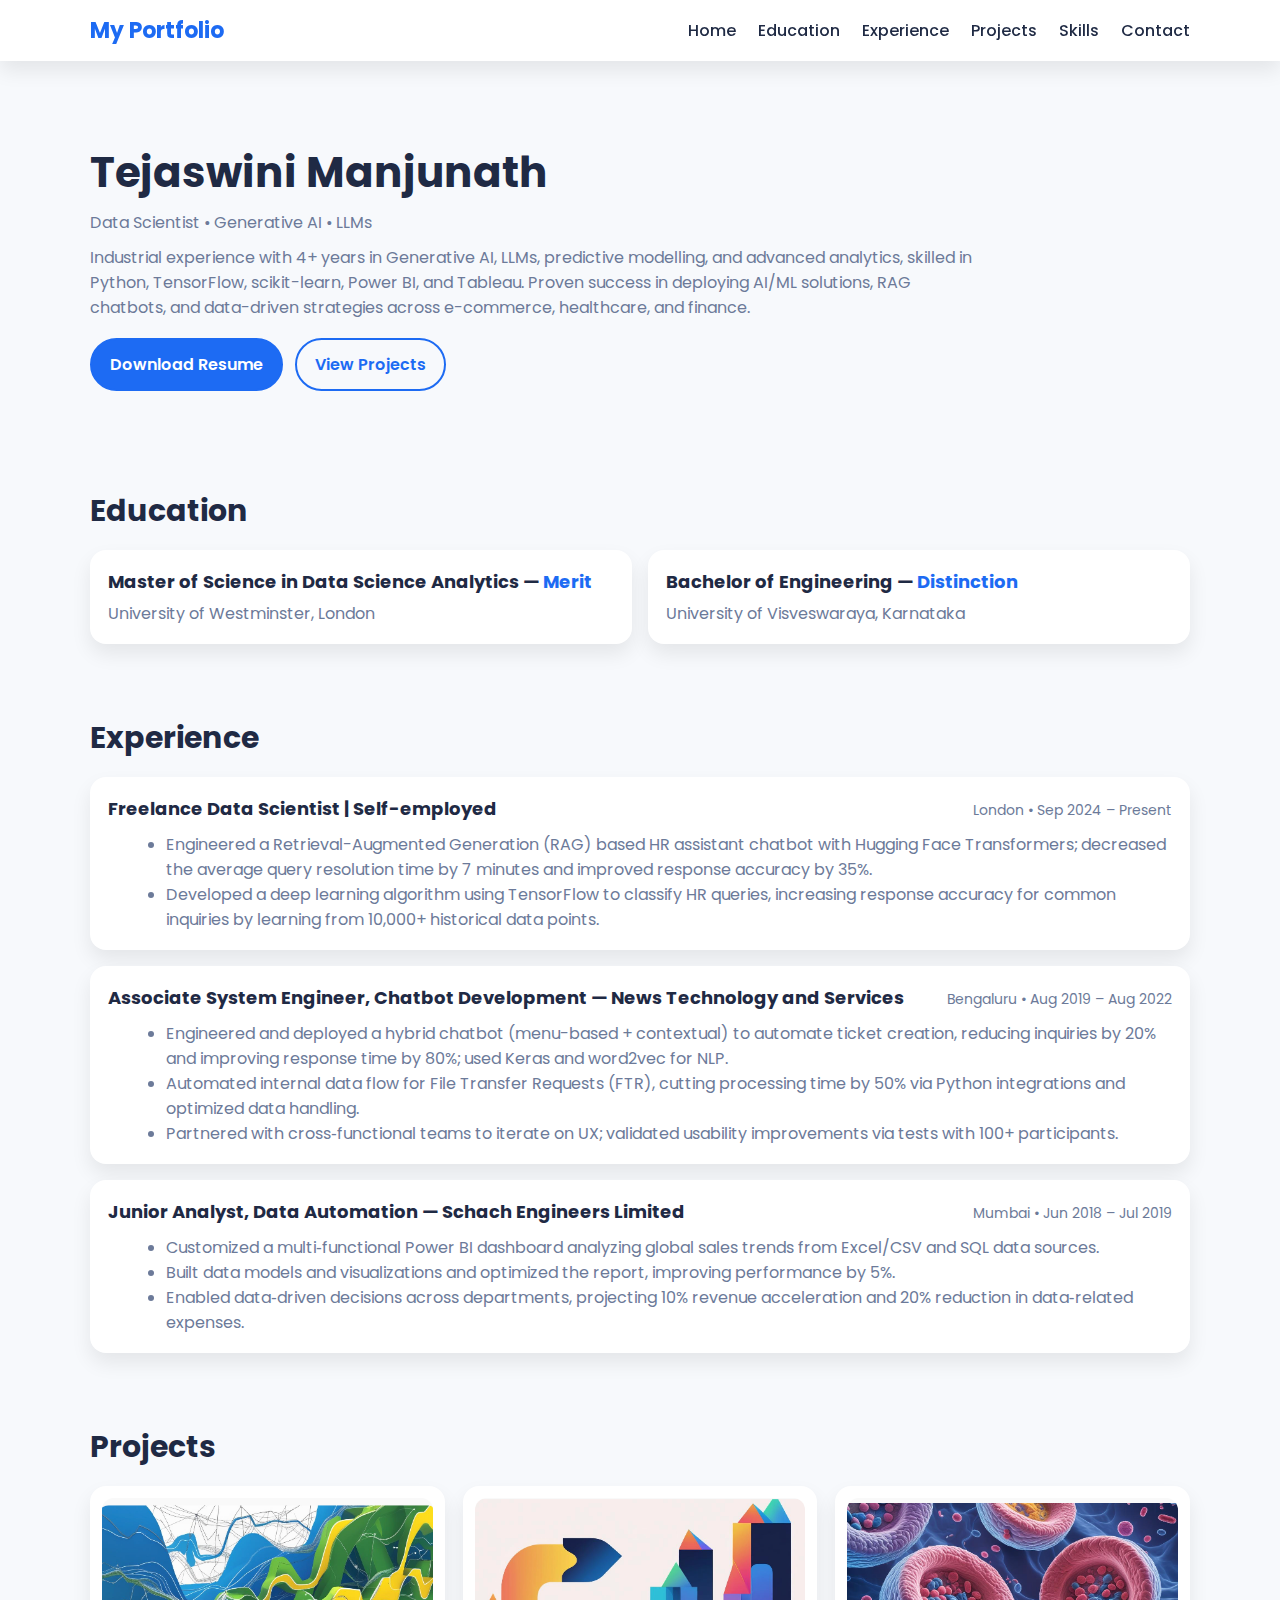
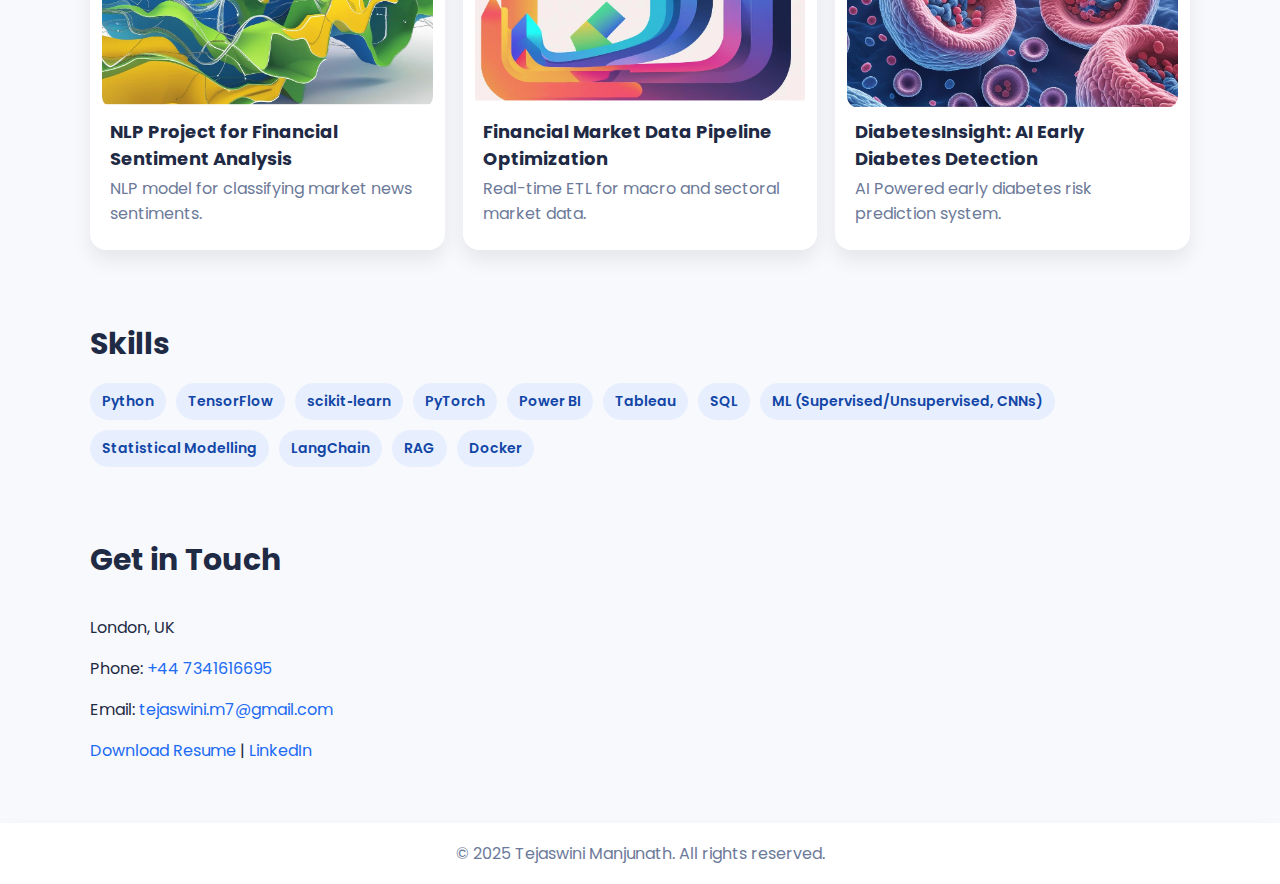
<file: index.html>
<!DOCTYPE html>
<html lang="en">
 <head>
  <meta charset="utf-8"/>
  <meta content="width=device-width, initial-scale=1.0" name="viewport"/>
  <title>
   Tejaswini Manjunath | Portfolio
  </title>
  <link crossorigin="" href="https://fonts.gstatic.com" rel="preconnect"/>
  <link href="https://fonts.googleapis.com/css2?family=Poppins:wght@400;500;600;700&amp;display=swap" rel="stylesheet"/>
  <link href="assets/css/style.css" rel="stylesheet">
  </link>
 </head>
 <body>
  <!-- Header / Nav -->
  <header class="site-header">
   <div class="container nav-wrap">
    <div class="brand">
     <a href="#home">
      My Portfolio
     </a>
    </div>
    <nav>
     <a href="#home">
      Home
     </a>
     <a href="#education">
      Education
     </a>
     <a href="#experience">
      Experience
     </a>
     <a href="#projects">
      Projects
     </a>
     <a href="#skills">
      Skills
     </a>
     <a href="#contact">
      Contact
     </a>
    </nav>
   </div>
  </header>
  <!-- Hero -->
  <section class="hero container" id="home">
   <div class="hero-text">
    <h1>
     Tejaswini Manjunath
    </h1>
    <p>
     Data Scientist • Generative AI • LLMs
    </p>
    <p class="about">
     Industrial experience with 4+ years in Generative AI, LLMs, predictive modelling, and advanced analytics, skilled in Python,
        TensorFlow, scikit-learn, Power BI, and Tableau. Proven success in deploying AI/ML solutions, RAG chatbots, and data-driven
        strategies across e-commerce, healthcare, and finance.
    </p>
    <div class="cta">
     <a class="btn primary" download="" href="assets/docs/Tejaswini_Manjunath_Resume.pdf">
      Download Resume
     </a>
     <a class="btn outline" href="#projects">
      View Projects
     </a>
    </div>
   </div>
  </section>
  <!-- Education -->
  <section class="container section" id="education">
   <h2>
    Education
   </h2>
   <div class="cards">
    <article class="card edu">
     <h3>
      Master of Science in Data Science Analytics —
      <span>
       Merit
      </span>
     </h3>
     <p>
      University of Westminster, London
     </p>
    </article>
    <article class="card edu">
     <h3>
      Bachelor of Engineering —
      <span>
       Distinction
      </span>
     </h3>
     <p>
      University of Visveswaraya, Karnataka
     </p>
    </article>
   </div>
  </section>
  <!-- Experience -->
  <section class="container section" id="experience">
   <h2>
    Experience
   </h2>
   <div class="exp-list">
    <article class="exp-card">
     <div class="exp-meta">
      <h3>
       Freelance Data Scientist | Self-employed
      </h3>
      <span>
       London • Sep 2024 – Present
      </span>
     </div>
     <ul>
      <li>
       Engineered a Retrieval-Augmented Generation (RAG) based HR assistant chatbot with Hugging Face Transformers; decreased the average query resolution time by 7 minutes and improved response accuracy by 35%.
      </li>
      <li>
       Developed a deep learning algorithm using TensorFlow to classify HR queries, increasing response accuracy for common inquiries by learning from 10,000+ historical data points.
      </li>
     </ul>
    </article>
    <article class="exp-card">
     <div class="exp-meta">
      <h3>
       Associate System Engineer, Chatbot Development — News Technology and Services
      </h3>
      <span>
       Bengaluru • Aug 2019 – Aug 2022
      </span>
     </div>
     <ul>
      <li>
       Engineered and deployed a hybrid chatbot (menu-based + contextual) to automate ticket creation, reducing inquiries by 20% and improving response time by 80%; used Keras and word2vec for NLP.
      </li>
      <li>
       Automated internal data flow for File Transfer Requests (FTR), cutting processing time by 50% via Python integrations and optimized data handling.
      </li>
      <li>
       Partnered with cross‑functional teams to iterate on UX; validated usability improvements via tests with 100+ participants.
      </li>
     </ul>
    </article>
    <article class="exp-card">
     <div class="exp-meta">
      <h3>
       Junior Analyst, Data Automation — Schach Engineers Limited
      </h3>
      <span>
       Mumbai • Jun 2018 – Jul 2019
      </span>
     </div>
     <ul>
      <li>
       Customized a multi‑functional Power BI dashboard analyzing global sales trends from Excel/CSV and SQL data sources.
      </li>
      <li>
       Built data models and visualizations and optimized the report, improving performance by 5%.
      </li>
      <li>
       Enabled data‑driven decisions across departments, projecting 10% revenue acceleration and 20% reduction in data‑related expenses.
      </li>
     </ul>
    </article>
   </div>
  </section>
  <!-- Projects -->
  <section class="container section" id="projects">
   <h2>
    Projects
   </h2>
   <div class="project-grid">
    <article class="project-card">
     <div class="project-image">
      <img alt="RAG HR Assistant Chatbot" src="assets/img/project-hr-chatbot.jpeg"/>
      <div class="overlay">
       <p>
        Pre‑processed large news datasets with tokenisation and lemmatisation and fine‑tuned a BERT model to classify sentiments as positive, neutral or negative, achieving 87% accuracy..
       </p>
      </div>
     </div>
     <h3>
      NLP Project for Financial Sentiment Analysis
     </h3>
     <p>
      NLP model for classifying market news sentiments.
     </p>
    </article>
    <article class="project-card">
     <div class="project-image">
      <img alt="NLP Visual" src="assets/img/project-nlp-visual.jpeg"/>
      <div class="overlay">
       <p>
        Automated extraction from APIs and databases, cleaned and transformed data, and integrated it into a central system for efficient storage and retrieval, reducing data latency by 30%.
       </p>
      </div>
     </div>
     <h3>
      Financial Market Data Pipeline Optimization
     </h3>
     <p>
      Real-time ETL for macro and sectoral market data.
     </p>
    </article>
    <article class="project-card">
     <div class="project-image">
      <img alt="NLP Visual" src="assets/img/project-nlp1-visual.jpeg"/>
      <div class="overlay">
       <p>
        Combined Random Forests, Gradient Boosting Machines and Logistic Regression to build an ensemble model with 89% accuracy. Engineered features from electronic health records, wearables and dietary data.
       </p>
      </div>
     </div>
     <h3>
      DiabetesInsight: AI Early Diabetes Detection
     </h3>
     <p>
      AI Powered early diabetes risk prediction system.
     </p>
    </article>
   </div>
  </section>
  
  <!-- Skills -->
  <section class="container section" id="skills">
   <h2>
    Skills
   </h2>
   <div class="tag-list">
    <span>
     Python
    </span>
    <span>
     TensorFlow
    </span>
    <span>
     scikit‑learn
    </span>
    <span>
     PyTorch
    </span>
    <span>
     Power BI
    </span>
    <span>
     Tableau
    </span>
    <span>
     SQL
    </span>
    <span>
     ML (Supervised/Unsupervised, CNNs)
    </span>
    <span>
     Statistical Modelling
    </span>
    <span>
     LangChain
    </span>
    <span>
     RAG
    </span>
    <span>
    Docker  
    </span>
   </div>
  </section>
  <!-- Contact -->
  <section class="container section" id="contact">
   <h2>
    Get in Touch
   </h2>
   <div class="contact-grid">
    <div>
     <p>
      London, UK
     </p>
     <p>
      Phone:
      <a href="#">
       +44 7341616695
      </a>
     </p>
     <p>
      Email:
      <a href="mailto:tejaswini.m7@gmail.com">
       tejaswini.m7@gmail.com
      </a>
     </p>
     <p>
      <a download="" href="assets/docs/Tejaswini_Manjunath_Resume.pdf">
       Download Resume
      </a>
      |
      <a href="https://www.linkedin.com/in/tejaswini-manjunath-8ab766234" rel="noopener noreferrer" target="_blank">
       LinkedIn
      </a>
     </p>
    </div>
   </div>
  </section>
  <footer class="site-footer">
   <div class="container">
    © 2025 Tejaswini Manjunath. All rights reserved.
   </div>
  </footer>
  <script src="assets/js/script.js">
  </script>
 </body>
</html>
</file>
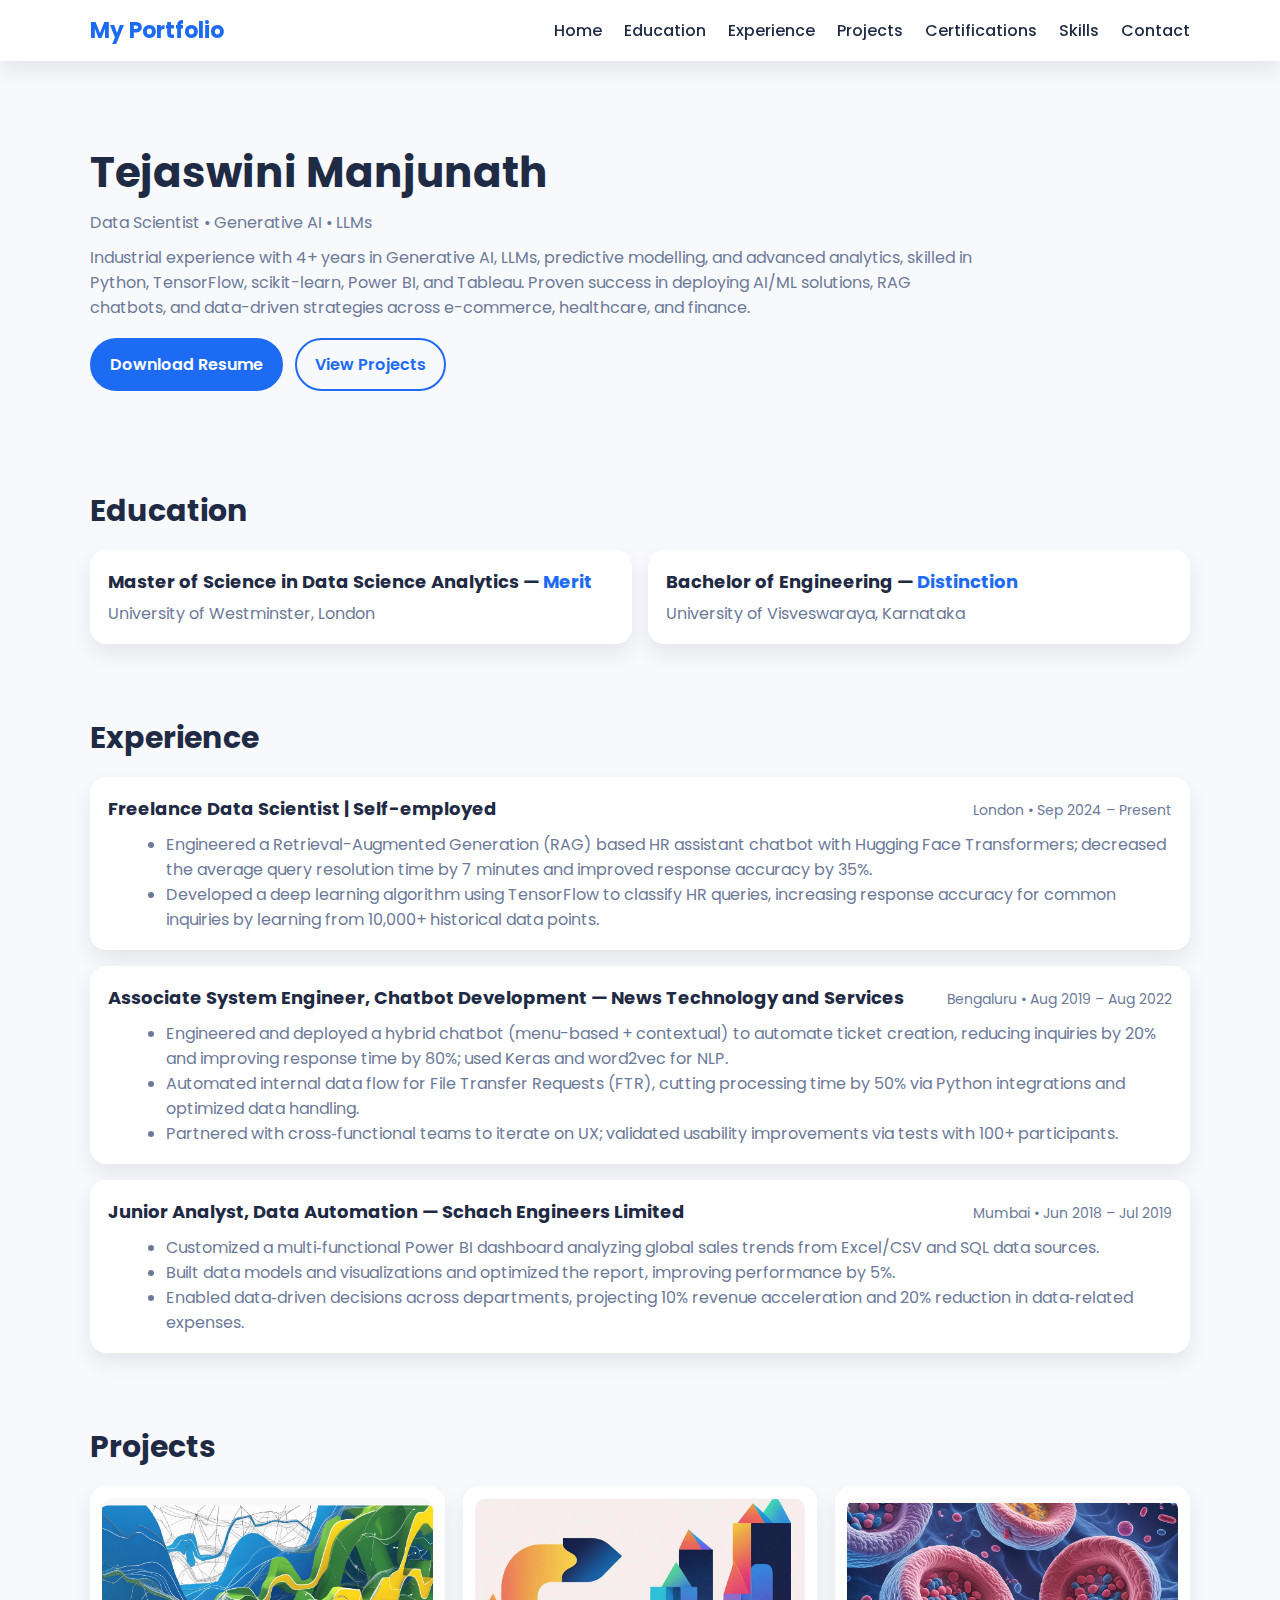
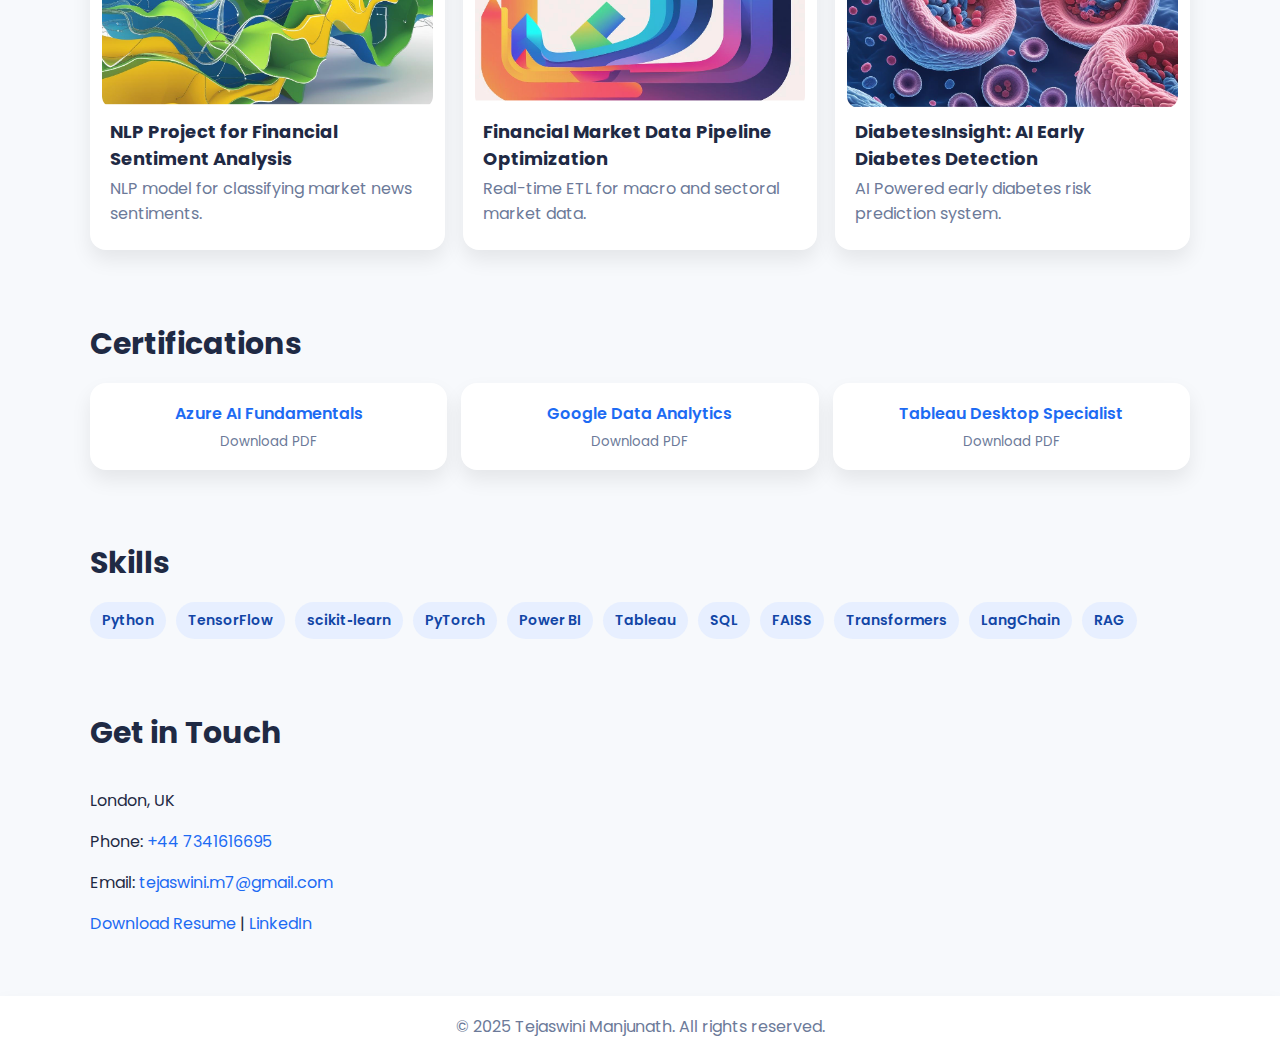
<file: TejasswiniManjunath.github.io/index.html>
<!DOCTYPE html>
<html lang="en">
<head>
  <meta charset="UTF-8" />
  <meta name="viewport" content="width=device-width, initial-scale=1.0"/>
  <title>Tejaswini Manjunath | Portfolio</title>
  <link rel="preconnect" href="https://fonts.gstatic.com" crossorigin>
  <link href="https://fonts.googleapis.com/css2?family=Poppins:wght@400;500;600;700&display=swap" rel="stylesheet">
  <link rel="stylesheet" href="assets/css/style.css"/>
</head>
<body>
  <!-- Header / Nav -->
  <header class="site-header">
    <div class="container nav-wrap">
      <div class="brand"><a href="#home">My Portfolio</a></div>
      <nav>
        <a href="#home">Home</a>
        <a href="#education">Education</a>
        <a href="#experience">Experience</a>
        <a href="#projects">Projects</a>
        <a href="#certifications">Certifications</a>
        <a href="#skills">Skills</a>
        <a href="#contact">Contact</a>
      </nav>
    </div>
  </header>

  <!-- Hero -->
  <section id="home" class="hero container">
    <div class="hero-text">
      <h1>Tejaswini Manjunath</h1>
      <p>Data Scientist • Generative AI • LLMs</p>
      <p class="about">
        Industrial experience with 4+ years in Generative AI, LLMs, predictive modelling, and advanced analytics, skilled in Python,
        TensorFlow, scikit-learn, Power BI, and Tableau. Proven success in deploying AI/ML solutions, RAG chatbots, and data-driven
        strategies across e-commerce, healthcare, and finance.
      </p>
      <div class="cta">
        <a class="btn primary" href="assets/docs/Tejaswini_Manjunath_Resume.pdf" download>Download Resume</a>
        <a class="btn outline" href="#projects">View Projects</a>
      </div>
    </div>
  </section>

  <!-- Education -->
  <section id="education" class="container section">
    <h2>Education</h2>
    <div class="cards">
      <article class="card edu">
        <h3>Master of Science in Data Science Analytics — <span>Merit</span></h3>
        <p>University of Westminster, London</p>
      </article>
      <article class="card edu">
        <h3>Bachelor of Engineering — <span>Distinction</span></h3>
        <p>University of Visveswaraya, Karnataka</p>
      </article>
    </div>
  </section>

  <!-- Experience -->
  <section id="experience" class="container section">
    <h2>Experience</h2>

    <div class="exp-list">
      <article class="exp-card">
        <div class="exp-meta">
          <h3>Freelance Data Scientist | Self-employed</h3>
          <span>London • Sep 2024 – Present</span>
        </div>
        <ul>
          <li>Engineered a Retrieval-Augmented Generation (RAG) based HR assistant chatbot with Hugging Face Transformers; decreased the average query resolution time by 7 minutes and improved response accuracy by 35%.</li>
          <li>Developed a deep learning algorithm using TensorFlow to classify HR queries, increasing response accuracy for common inquiries by learning from 10,000+ historical data points.</li>
        </ul>
      </article>

      <article class="exp-card">
        <div class="exp-meta">
          <h3>Associate System Engineer, Chatbot Development — News Technology and Services</h3>
          <span>Bengaluru • Aug 2019 – Aug 2022</span>
        </div>
        <ul>
          <li>Engineered and deployed a hybrid chatbot (menu-based + contextual) to automate ticket creation, reducing inquiries by 20% and improving response time by 80%; used Keras and word2vec for NLP.</li>
          <li>Automated internal data flow for File Transfer Requests (FTR), cutting processing time by 50% via Python integrations and optimized data handling.</li>
          <li>Partnered with cross‑functional teams to iterate on UX; validated usability improvements via tests with 100+ participants.</li>
        </ul>
      </article>

      <article class="exp-card">
        <div class="exp-meta">
          <h3>Junior Analyst, Data Automation — Schach Engineers Limited</h3>
          <span>Mumbai • Jun 2018 – Jul 2019</span>
        </div>
        <ul>
          <li>Customized a multi‑functional Power BI dashboard analyzing global sales trends from Excel/CSV and SQL data sources.</li>
          <li>Built data models and visualizations and optimized the report, improving performance by 5%.</li>
          <li>Enabled data‑driven decisions across departments, projecting 10% revenue acceleration and 20% reduction in data‑related expenses.</li>
        </ul>
      </article>
    </div>
  </section>

  <!-- Projects -->
  <section id="projects" class="container section">
    <h2>Projects</h2>
    <div class="project-grid">

      <article class="project-card">
        <div class="project-image">
          <img src="assets/img/project-hr-chatbot.jpeg" alt="RAG HR Assistant Chatbot"/>
          <div class="overlay">
            <p>Pre‑processed large news datasets with tokenisation and lemmatisation and fine‑tuned a BERT model to classify sentiments as positive, neutral or negative, achieving 87% accuracy..</p>
          </div>
        </div>
        <h3>NLP Project for Financial Sentiment Analysis</h3>
        <p>NLP model for classifying market news sentiments. </p>
      </article>

      <article class="project-card">
        <div class="project-image">
          <img src="assets/img/project-nlp-visual.jpeg" alt="NLP Visual"/>
          <div class="overlay">
            <p>Automated extraction from APIs and databases, cleaned and transformed data, and integrated it into a central system for efficient storage and retrieval, reducing data latency by 30%.</p>
          </div>
        </div>
        <h3>Financial Market Data Pipeline Optimization</h3>
        <p>Real-time ETL for macro and sectoral market data. </p>
      </article>

       <article class="project-card">
        <div class="project-image">
          <img src="assets/img/project-nlp1-visual.jpeg" alt="NLP Visual"/>
          <div class="overlay">
            <p>Combined Random Forests, Gradient Boosting Machines and Logistic Regression to build an ensemble model with 89% accuracy. Engineered features from electronic health records, wearables and dietary data.</p>
          </div>
        </div>
        <h3>DiabetesInsight: AI Early Diabetes Detection</h3>
        <p>AI Powered early diabetes risk prediction system. </p>
      </article>

    </div>
  </section>

  <!-- Certifications -->
  <section id="certifications" class="container section">
    <h2>Certifications</h2>
    <div class="cert-grid">
      <a class="cert-card" href="assets/docs/Certification_Azure_AI_Fundamentals.pdf" download>
        <span>Azure AI Fundamentals</span>
        <small>Download PDF</small>
      </a>
      <a class="cert-card" href="assets/docs/Certification_Google_Data_Analytics.pdf" download>
        <span>Google Data Analytics</span>
        <small>Download PDF</small>
      </a>
      <a class="cert-card" href="assets/docs/Certification_Tableau_Desktop_Specialist.pdf" download>
        <span>Tableau Desktop Specialist</span>
        <small>Download PDF</small>
      </a>
    </div>
  </section>

  <!-- Skills -->
  <section id="skills" class="container section">
    <h2>Skills</h2>
    <div class="tag-list">
      <span>Python</span><span>TensorFlow</span><span>scikit‑learn</span><span>PyTorch</span>
      <span>Power BI</span><span>Tableau</span><span>SQL</span><span>FAISS</span>
      <span>Transformers</span><span>LangChain</span><span>RAG</span>
    </div>
  </section>

  <!-- Contact -->
  <section id="contact" class="container section">
    <h2>Get in Touch</h2>
    <div class="contact-grid">
      <div>
        <p>London, UK</p>
        <p>Phone: <a href="#">+44 7341616695</a></p>
        <p>Email: <a href="mailto:tejaswini.m7@gmail.com">tejaswini.m7@gmail.com</a></p>
        <p><a href="assets/docs/Tejaswini_Manjunath_Resume.pdf" download>Download Resume</a> | 
           <a href="#" target="_blank" rel="noopener">LinkedIn</a></p>
      </div>
    </div>
  </section>

  <footer class="site-footer">
    <div class="container">
      © 2025 Tejaswini Manjunath. All rights reserved.
    </div>
  </footer>

  <script src="assets/js/script.js"></script>
</body>
</html>
</file>
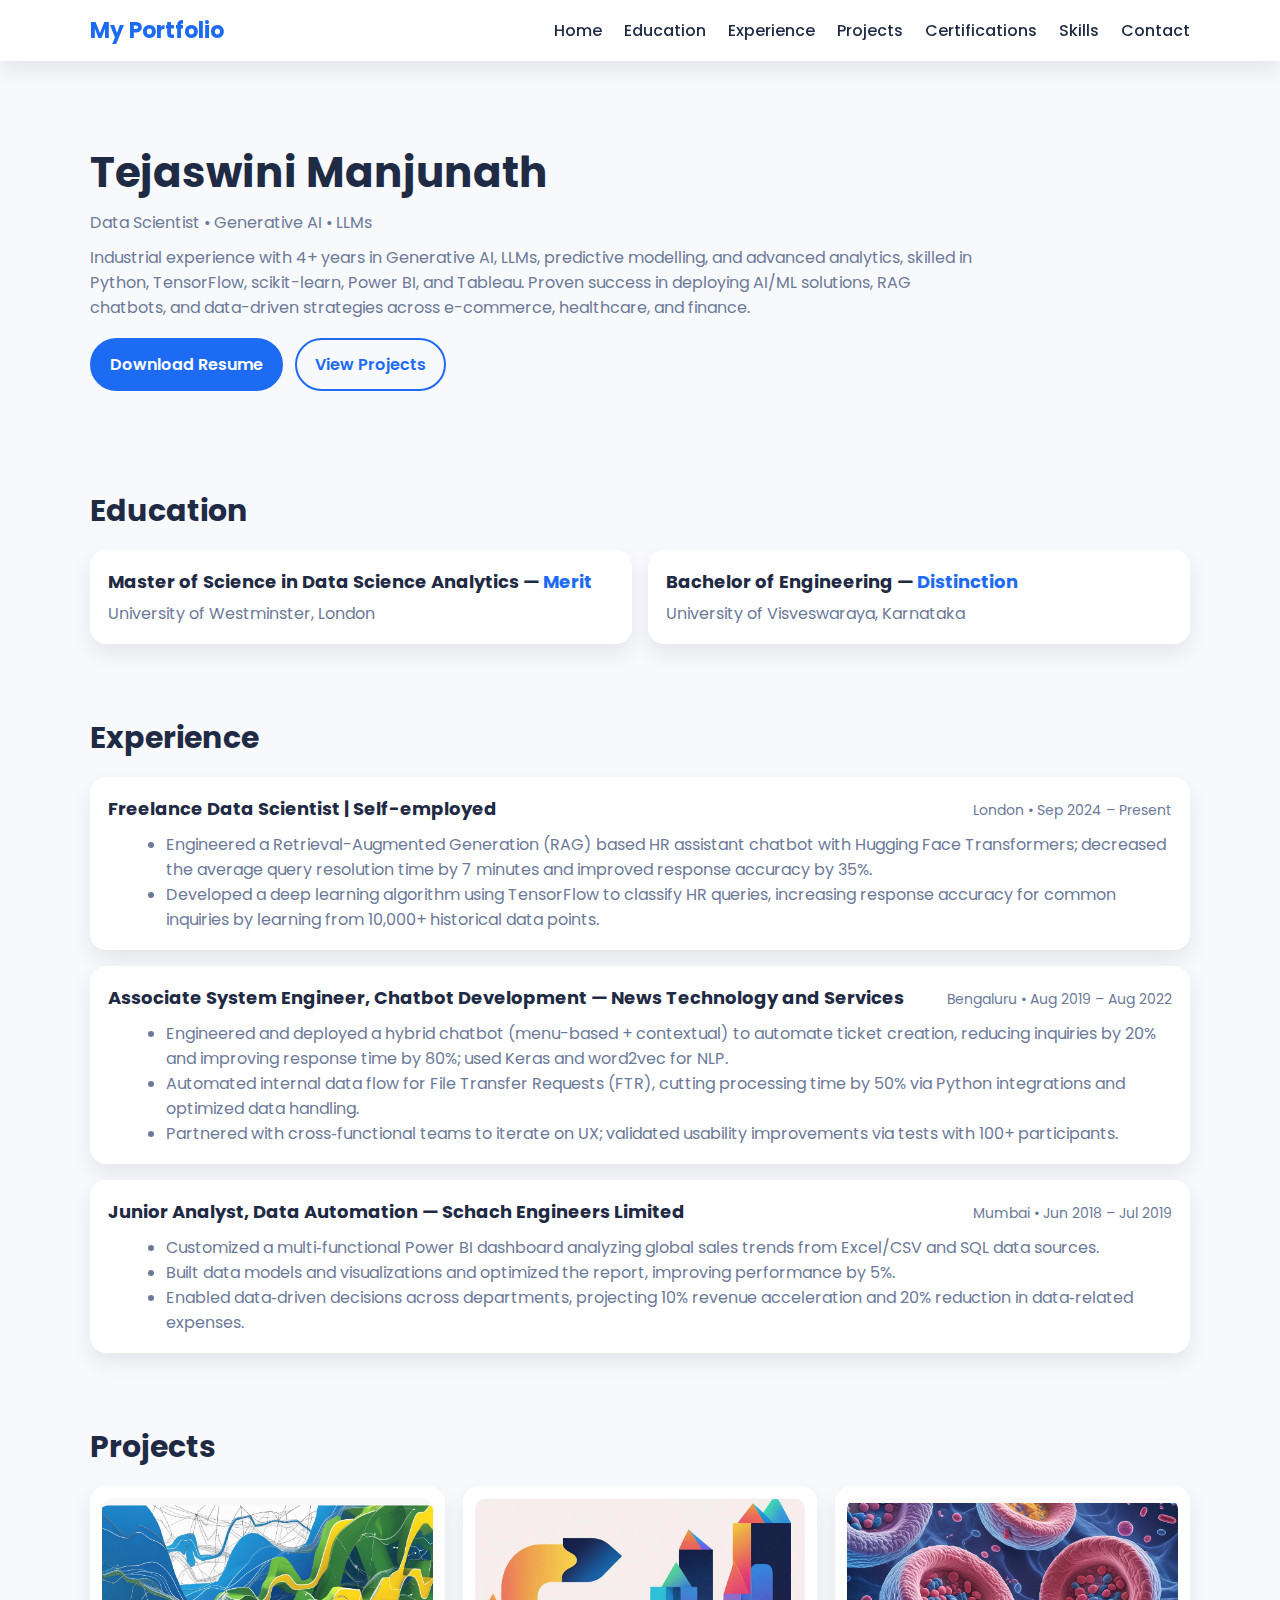
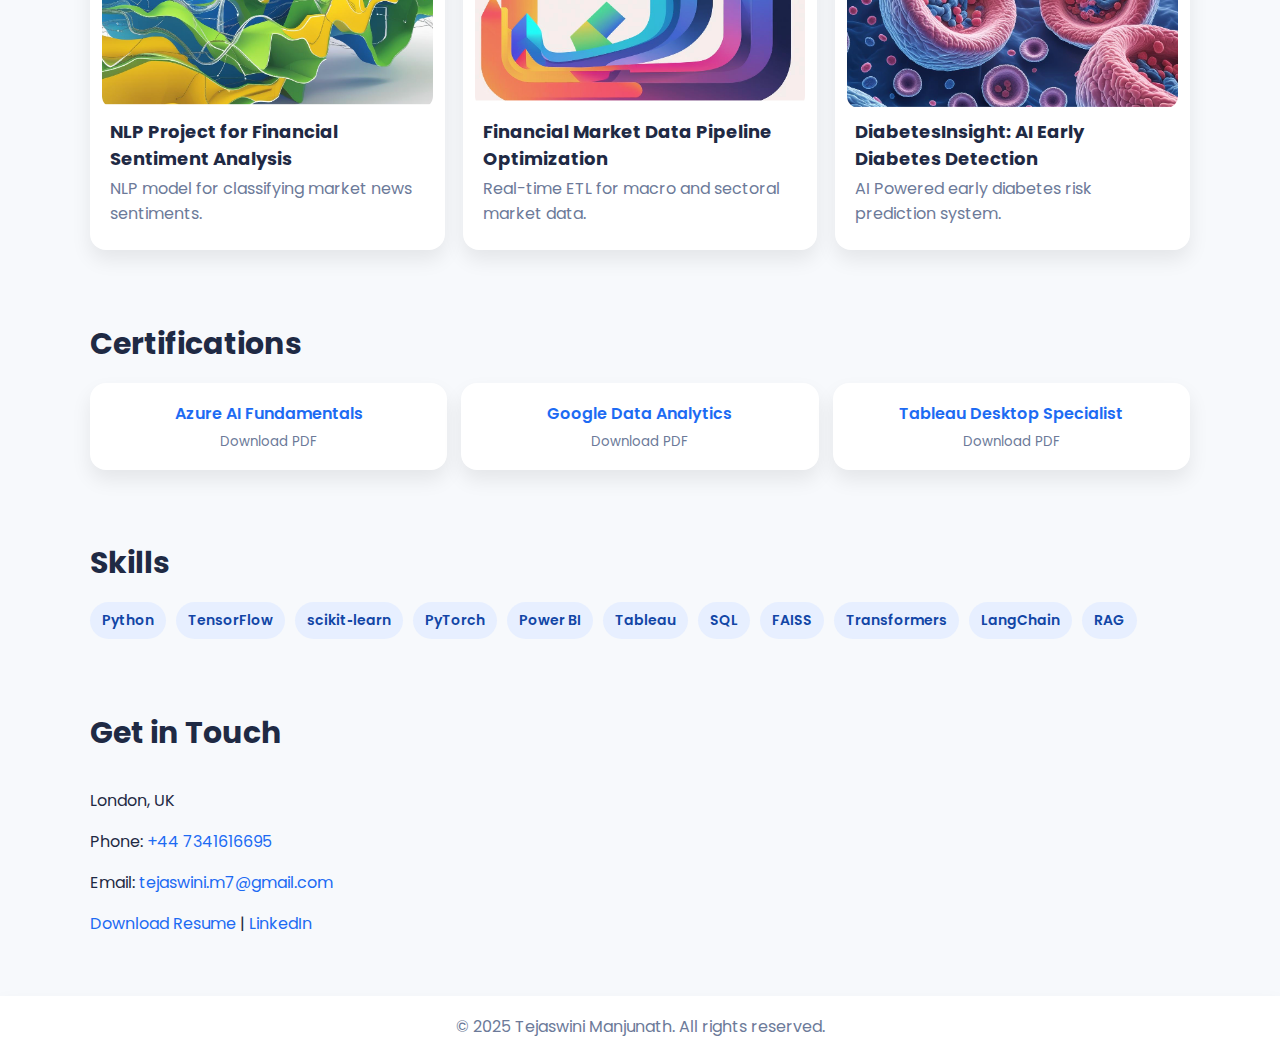
<file: TejasswiniManjunath_linkedin_working_site/index.html>
<!DOCTYPE html>
<html lang="en">
 <head>
  <meta charset="utf-8"/>
  <meta content="width=device-width, initial-scale=1.0" name="viewport"/>
  <title>
   Tejaswini Manjunath | Portfolio
  </title>
  <link crossorigin="" href="https://fonts.gstatic.com" rel="preconnect"/>
  <link href="https://fonts.googleapis.com/css2?family=Poppins:wght@400;500;600;700&amp;display=swap" rel="stylesheet"/>
  <link href="assets/css/style.css" rel="stylesheet">
  </link>
 </head>
 <body>
  <!-- Header / Nav -->
  <header class="site-header">
   <div class="container nav-wrap">
    <div class="brand">
     <a href="#home">
      My Portfolio
     </a>
    </div>
    <nav>
     <a href="#home">
      Home
     </a>
     <a href="#education">
      Education
     </a>
     <a href="#experience">
      Experience
     </a>
     <a href="#projects">
      Projects
     </a>
     <a href="#certifications">
      Certifications
     </a>
     <a href="#skills">
      Skills
     </a>
     <a href="#contact">
      Contact
     </a>
    </nav>
   </div>
  </header>
  <!-- Hero -->
  <section class="hero container" id="home">
   <div class="hero-text">
    <h1>
     Tejaswini Manjunath
    </h1>
    <p>
     Data Scientist • Generative AI • LLMs
    </p>
    <p class="about">
     Industrial experience with 4+ years in Generative AI, LLMs, predictive modelling, and advanced analytics, skilled in Python,
        TensorFlow, scikit-learn, Power BI, and Tableau. Proven success in deploying AI/ML solutions, RAG chatbots, and data-driven
        strategies across e-commerce, healthcare, and finance.
    </p>
    <div class="cta">
     <a class="btn primary" download="" href="assets/docs/Tejaswini_Manjunath_Resume.pdf">
      Download Resume
     </a>
     <a class="btn outline" href="#projects">
      View Projects
     </a>
    </div>
   </div>
  </section>
  <!-- Education -->
  <section class="container section" id="education">
   <h2>
    Education
   </h2>
   <div class="cards">
    <article class="card edu">
     <h3>
      Master of Science in Data Science Analytics —
      <span>
       Merit
      </span>
     </h3>
     <p>
      University of Westminster, London
     </p>
    </article>
    <article class="card edu">
     <h3>
      Bachelor of Engineering —
      <span>
       Distinction
      </span>
     </h3>
     <p>
      University of Visveswaraya, Karnataka
     </p>
    </article>
   </div>
  </section>
  <!-- Experience -->
  <section class="container section" id="experience">
   <h2>
    Experience
   </h2>
   <div class="exp-list">
    <article class="exp-card">
     <div class="exp-meta">
      <h3>
       Freelance Data Scientist | Self-employed
      </h3>
      <span>
       London • Sep 2024 – Present
      </span>
     </div>
     <ul>
      <li>
       Engineered a Retrieval-Augmented Generation (RAG) based HR assistant chatbot with Hugging Face Transformers; decreased the average query resolution time by 7 minutes and improved response accuracy by 35%.
      </li>
      <li>
       Developed a deep learning algorithm using TensorFlow to classify HR queries, increasing response accuracy for common inquiries by learning from 10,000+ historical data points.
      </li>
     </ul>
    </article>
    <article class="exp-card">
     <div class="exp-meta">
      <h3>
       Associate System Engineer, Chatbot Development — News Technology and Services
      </h3>
      <span>
       Bengaluru • Aug 2019 – Aug 2022
      </span>
     </div>
     <ul>
      <li>
       Engineered and deployed a hybrid chatbot (menu-based + contextual) to automate ticket creation, reducing inquiries by 20% and improving response time by 80%; used Keras and word2vec for NLP.
      </li>
      <li>
       Automated internal data flow for File Transfer Requests (FTR), cutting processing time by 50% via Python integrations and optimized data handling.
      </li>
      <li>
       Partnered with cross‑functional teams to iterate on UX; validated usability improvements via tests with 100+ participants.
      </li>
     </ul>
    </article>
    <article class="exp-card">
     <div class="exp-meta">
      <h3>
       Junior Analyst, Data Automation — Schach Engineers Limited
      </h3>
      <span>
       Mumbai • Jun 2018 – Jul 2019
      </span>
     </div>
     <ul>
      <li>
       Customized a multi‑functional Power BI dashboard analyzing global sales trends from Excel/CSV and SQL data sources.
      </li>
      <li>
       Built data models and visualizations and optimized the report, improving performance by 5%.
      </li>
      <li>
       Enabled data‑driven decisions across departments, projecting 10% revenue acceleration and 20% reduction in data‑related expenses.
      </li>
     </ul>
    </article>
   </div>
  </section>
  <!-- Projects -->
  <section class="container section" id="projects">
   <h2>
    Projects
   </h2>
   <div class="project-grid">
    <article class="project-card">
     <div class="project-image">
      <img alt="RAG HR Assistant Chatbot" src="assets/img/project-hr-chatbot.jpeg"/>
      <div class="overlay">
       <p>
        Pre‑processed large news datasets with tokenisation and lemmatisation and fine‑tuned a BERT model to classify sentiments as positive, neutral or negative, achieving 87% accuracy..
       </p>
      </div>
     </div>
     <h3>
      NLP Project for Financial Sentiment Analysis
     </h3>
     <p>
      NLP model for classifying market news sentiments.
     </p>
    </article>
    <article class="project-card">
     <div class="project-image">
      <img alt="NLP Visual" src="assets/img/project-nlp-visual.jpeg"/>
      <div class="overlay">
       <p>
        Automated extraction from APIs and databases, cleaned and transformed data, and integrated it into a central system for efficient storage and retrieval, reducing data latency by 30%.
       </p>
      </div>
     </div>
     <h3>
      Financial Market Data Pipeline Optimization
     </h3>
     <p>
      Real-time ETL for macro and sectoral market data.
     </p>
    </article>
    <article class="project-card">
     <div class="project-image">
      <img alt="NLP Visual" src="assets/img/project-nlp1-visual.jpeg"/>
      <div class="overlay">
       <p>
        Combined Random Forests, Gradient Boosting Machines and Logistic Regression to build an ensemble model with 89% accuracy. Engineered features from electronic health records, wearables and dietary data.
       </p>
      </div>
     </div>
     <h3>
      DiabetesInsight: AI Early Diabetes Detection
     </h3>
     <p>
      AI Powered early diabetes risk prediction system.
     </p>
    </article>
   </div>
  </section>
  <!-- Certifications -->
  <section class="container section" id="certifications">
   <h2>
    Certifications
   </h2>
   <div class="cert-grid">
    <a class="cert-card" download="" href="assets/docs/Certification_Azure_AI_Fundamentals.pdf">
     <span>
      Azure AI Fundamentals
     </span>
     <small>
      Download PDF
     </small>
    </a>
    <a class="cert-card" download="" href="assets/docs/Certification_Google_Data_Analytics.pdf">
     <span>
      Google Data Analytics
     </span>
     <small>
      Download PDF
     </small>
    </a>
    <a class="cert-card" download="" href="assets/docs/Certification_Tableau_Desktop_Specialist.pdf">
     <span>
      Tableau Desktop Specialist
     </span>
     <small>
      Download PDF
     </small>
    </a>
   </div>
  </section>
  <!-- Skills -->
  <section class="container section" id="skills">
   <h2>
    Skills
   </h2>
   <div class="tag-list">
    <span>
     Python
    </span>
    <span>
     TensorFlow
    </span>
    <span>
     scikit‑learn
    </span>
    <span>
     PyTorch
    </span>
    <span>
     Power BI
    </span>
    <span>
     Tableau
    </span>
    <span>
     SQL
    </span>
    <span>
     FAISS
    </span>
    <span>
     Transformers
    </span>
    <span>
     LangChain
    </span>
    <span>
     RAG
    </span>
   </div>
  </section>
  <!-- Contact -->
  <section class="container section" id="contact">
   <h2>
    Get in Touch
   </h2>
   <div class="contact-grid">
    <div>
     <p>
      London, UK
     </p>
     <p>
      Phone:
      <a href="#">
       +44 7341616695
      </a>
     </p>
     <p>
      Email:
      <a href="mailto:tejaswini.m7@gmail.com">
       tejaswini.m7@gmail.com
      </a>
     </p>
     <p>
      <a download="" href="assets/docs/Tejaswini_Manjunath_Resume.pdf">
       Download Resume
      </a>
      |
      <a href="https://www.linkedin.com/in/tejaswini-manjunath-8ab766234" rel="noopener noreferrer" target="_blank">
       LinkedIn
      </a>
     </p>
    </div>
   </div>
  </section>
  <footer class="site-footer">
   <div class="container">
    © 2025 Tejaswini Manjunath. All rights reserved.
   </div>
  </footer>
  <script src="assets/js/script.js">
  </script>
 </body>
</html>
</file>
<file: assets/css/style.css>
:root {
  --bg: #f7f9fc;
  --text: #1f2a44;
  --muted: #6c7a99;
  --card: #ffffff;
  --accent: #1d6bf3;
  --shadow: 0 10px 20px rgba(0,0,0,0.08);
  --radius: 16px;
}

* { box-sizing: border-box; }
html, body { margin: 0; padding: 0; font-family: 'Poppins', system-ui, -apple-system, Segoe UI, Roboto, 'Helvetica Neue', Arial, sans-serif; color: var(--text); background: var(--bg); }
a { color: var(--accent); text-decoration: none; }
.container { width: min(1100px, 92%); margin: 0 auto; }

/* Header */
.site-header { position: sticky; top: 0; z-index: 50; background: var(--card); box-shadow: var(--shadow); }
.nav-wrap { display: flex; justify-content: space-between; align-items: center; padding: 14px 0; }
.brand a { font-weight: 700; font-size: 22px; color: var(--accent); }
nav a { margin-left: 18px; color: var(--text); font-weight: 500; }
nav a:hover { color: var(--accent); }

/* Hero */
.hero { display: grid; grid-template-columns: 1fr; padding: 80px 0 40px; }
.hero-text h1 { margin: 0 0 6px; font-size: 42px; }
.hero-text p { margin: 6px 0; color: var(--muted); }
.hero .about { margin-top: 10px; max-width: 900px; }
.cta { margin-top: 18px; display: flex; gap: 12px; }
.btn { display: inline-block; padding: 12px 18px; border-radius: 999px; font-weight: 600; border: 2px solid var(--accent); }
.btn.primary { background: var(--accent); color: #fff; }
.btn.outline { color: var(--accent); background: transparent; }

.section { padding: 32px 0 14px; }
.section h2 { font-size: 30px; margin-bottom: 16px; color: var(--text); }

.cards { display: grid; grid-template-columns: 1fr; gap: 16px; }
.card { background: var(--card); border-radius: var(--radius); padding: 18px; box-shadow: var(--shadow); }
.card.edu h3 { margin: 0 0 6px; font-size: 18px; }
.card.edu h3 span { color: var(--accent); }
.card.edu p { margin: 0; color: var(--muted); }

/* Experience */
.exp-list { display: grid; gap: 16px; }
.exp-card { background: var(--card); border-radius: var(--radius); padding: 18px; box-shadow: var(--shadow); }
.exp-meta { display: flex; flex-wrap: wrap; justify-content: space-between; align-items: baseline; gap: 8px; }
.exp-meta h3 { margin: 0; font-size: 18px; }
.exp-meta span { color: var(--muted); font-size: 14px; }
.exp-card ul { margin: 10px 0 0 18px; color: var(--muted); }

/* Projects */
.project-grid { display: grid; grid-template-columns: repeat(auto-fit, minmax(260px, 1fr)); gap: 18px; }
.project-card { background: var(--card); border-radius: var(--radius); box-shadow: var(--shadow); padding: 12px; }
.project-card h3 { margin: 10px 8px 4px; font-size: 18px; }
.project-card p { margin: 0 8px 12px; color: var(--muted); }
.project-image { position: relative; border-radius: 12px; overflow: hidden; }
.project-image img { width: 100%; height: 210px; object-fit: cover; display: block; }
.overlay { position: absolute; inset: 0; background: rgba(0,0,0,0.7); color: #fff; opacity: 0; display: flex; align-items: center; justify-content: center; padding: 16px; text-align: center; transition: opacity .25s ease-in-out; }
.project-image:hover .overlay { opacity: 1; }

/* Certifications */
.cert-grid { display: grid; grid-template-columns: repeat(auto-fit, minmax(220px, 1fr)); gap: 14px; }
.cert-card { display: flex; flex-direction: column; justify-content: center; align-items: center; padding: 18px; background: var(--card); border-radius: var(--radius); box-shadow: var(--shadow); }
.cert-card span { font-weight: 600; }
.cert-card small { margin-top: 6px; color: var(--muted); }

/* Skills */
.tag-list { display: flex; flex-wrap: wrap; gap: 10px; }
.tag-list span { background: #e7efff; color: #1246a6; padding: 8px 12px; border-radius: 999px; font-weight: 600; font-size: 14px; }

/* Contact & Footer */
.contact-grid { display: grid; grid-template-columns: 1fr; }
.site-footer { margin-top: 30px; background: var(--card); padding: 18px 0; box-shadow: var(--shadow); }
.site-footer .container { text-align: center; color: var(--muted); }

/* Responsiveness */
@media (min-width: 900px) {
  .hero { grid-template-columns: 1.1fr; }
  .cards { grid-template-columns: repeat(2, 1fr); }
}
</file>
<file: TejasswiniManjunath.github.io/assets/css/style.css>
:root {
  --bg: #f7f9fc;
  --text: #1f2a44;
  --muted: #6c7a99;
  --card: #ffffff;
  --accent: #1d6bf3;
  --shadow: 0 10px 20px rgba(0,0,0,0.08);
  --radius: 16px;
}

* { box-sizing: border-box; }
html, body { margin: 0; padding: 0; font-family: 'Poppins', system-ui, -apple-system, Segoe UI, Roboto, 'Helvetica Neue', Arial, sans-serif; color: var(--text); background: var(--bg); }
a { color: var(--accent); text-decoration: none; }
.container { width: min(1100px, 92%); margin: 0 auto; }

/* Header */
.site-header { position: sticky; top: 0; z-index: 50; background: var(--card); box-shadow: var(--shadow); }
.nav-wrap { display: flex; justify-content: space-between; align-items: center; padding: 14px 0; }
.brand a { font-weight: 700; font-size: 22px; color: var(--accent); }
nav a { margin-left: 18px; color: var(--text); font-weight: 500; }
nav a:hover { color: var(--accent); }

/* Hero */
.hero { display: grid; grid-template-columns: 1fr; padding: 80px 0 40px; }
.hero-text h1 { margin: 0 0 6px; font-size: 42px; }
.hero-text p { margin: 6px 0; color: var(--muted); }
.hero .about { margin-top: 10px; max-width: 900px; }
.cta { margin-top: 18px; display: flex; gap: 12px; }
.btn { display: inline-block; padding: 12px 18px; border-radius: 999px; font-weight: 600; border: 2px solid var(--accent); }
.btn.primary { background: var(--accent); color: #fff; }
.btn.outline { color: var(--accent); background: transparent; }

.section { padding: 32px 0 14px; }
.section h2 { font-size: 30px; margin-bottom: 16px; color: var(--text); }

.cards { display: grid; grid-template-columns: 1fr; gap: 16px; }
.card { background: var(--card); border-radius: var(--radius); padding: 18px; box-shadow: var(--shadow); }
.card.edu h3 { margin: 0 0 6px; font-size: 18px; }
.card.edu h3 span { color: var(--accent); }
.card.edu p { margin: 0; color: var(--muted); }

/* Experience */
.exp-list { display: grid; gap: 16px; }
.exp-card { background: var(--card); border-radius: var(--radius); padding: 18px; box-shadow: var(--shadow); }
.exp-meta { display: flex; flex-wrap: wrap; justify-content: space-between; align-items: baseline; gap: 8px; }
.exp-meta h3 { margin: 0; font-size: 18px; }
.exp-meta span { color: var(--muted); font-size: 14px; }
.exp-card ul { margin: 10px 0 0 18px; color: var(--muted); }

/* Projects */
.project-grid { display: grid; grid-template-columns: repeat(auto-fit, minmax(260px, 1fr)); gap: 18px; }
.project-card { background: var(--card); border-radius: var(--radius); box-shadow: var(--shadow); padding: 12px; }
.project-card h3 { margin: 10px 8px 4px; font-size: 18px; }
.project-card p { margin: 0 8px 12px; color: var(--muted); }
.project-image { position: relative; border-radius: 12px; overflow: hidden; }
.project-image img { width: 100%; height: 210px; object-fit: cover; display: block; }
.overlay { position: absolute; inset: 0; background: rgba(0,0,0,0.7); color: #fff; opacity: 0; display: flex; align-items: center; justify-content: center; padding: 16px; text-align: center; transition: opacity .25s ease-in-out; }
.project-image:hover .overlay { opacity: 1; }

/* Certifications */
.cert-grid { display: grid; grid-template-columns: repeat(auto-fit, minmax(220px, 1fr)); gap: 14px; }
.cert-card { display: flex; flex-direction: column; justify-content: center; align-items: center; padding: 18px; background: var(--card); border-radius: var(--radius); box-shadow: var(--shadow); }
.cert-card span { font-weight: 600; }
.cert-card small { margin-top: 6px; color: var(--muted); }

/* Skills */
.tag-list { display: flex; flex-wrap: wrap; gap: 10px; }
.tag-list span { background: #e7efff; color: #1246a6; padding: 8px 12px; border-radius: 999px; font-weight: 600; font-size: 14px; }

/* Contact & Footer */
.contact-grid { display: grid; grid-template-columns: 1fr; }
.site-footer { margin-top: 30px; background: var(--card); padding: 18px 0; box-shadow: var(--shadow); }
.site-footer .container { text-align: center; color: var(--muted); }

/* Responsiveness */
@media (min-width: 900px) {
  .hero { grid-template-columns: 1.1fr; }
  .cards { grid-template-columns: repeat(2, 1fr); }
}
</file>
<file: TejasswiniManjunath_linkedin_working_site/assets/css/style.css>
:root {
  --bg: #f7f9fc;
  --text: #1f2a44;
  --muted: #6c7a99;
  --card: #ffffff;
  --accent: #1d6bf3;
  --shadow: 0 10px 20px rgba(0,0,0,0.08);
  --radius: 16px;
}

* { box-sizing: border-box; }
html, body { margin: 0; padding: 0; font-family: 'Poppins', system-ui, -apple-system, Segoe UI, Roboto, 'Helvetica Neue', Arial, sans-serif; color: var(--text); background: var(--bg); }
a { color: var(--accent); text-decoration: none; }
.container { width: min(1100px, 92%); margin: 0 auto; }

/* Header */
.site-header { position: sticky; top: 0; z-index: 50; background: var(--card); box-shadow: var(--shadow); }
.nav-wrap { display: flex; justify-content: space-between; align-items: center; padding: 14px 0; }
.brand a { font-weight: 700; font-size: 22px; color: var(--accent); }
nav a { margin-left: 18px; color: var(--text); font-weight: 500; }
nav a:hover { color: var(--accent); }

/* Hero */
.hero { display: grid; grid-template-columns: 1fr; padding: 80px 0 40px; }
.hero-text h1 { margin: 0 0 6px; font-size: 42px; }
.hero-text p { margin: 6px 0; color: var(--muted); }
.hero .about { margin-top: 10px; max-width: 900px; }
.cta { margin-top: 18px; display: flex; gap: 12px; }
.btn { display: inline-block; padding: 12px 18px; border-radius: 999px; font-weight: 600; border: 2px solid var(--accent); }
.btn.primary { background: var(--accent); color: #fff; }
.btn.outline { color: var(--accent); background: transparent; }

.section { padding: 32px 0 14px; }
.section h2 { font-size: 30px; margin-bottom: 16px; color: var(--text); }

.cards { display: grid; grid-template-columns: 1fr; gap: 16px; }
.card { background: var(--card); border-radius: var(--radius); padding: 18px; box-shadow: var(--shadow); }
.card.edu h3 { margin: 0 0 6px; font-size: 18px; }
.card.edu h3 span { color: var(--accent); }
.card.edu p { margin: 0; color: var(--muted); }

/* Experience */
.exp-list { display: grid; gap: 16px; }
.exp-card { background: var(--card); border-radius: var(--radius); padding: 18px; box-shadow: var(--shadow); }
.exp-meta { display: flex; flex-wrap: wrap; justify-content: space-between; align-items: baseline; gap: 8px; }
.exp-meta h3 { margin: 0; font-size: 18px; }
.exp-meta span { color: var(--muted); font-size: 14px; }
.exp-card ul { margin: 10px 0 0 18px; color: var(--muted); }

/* Projects */
.project-grid { display: grid; grid-template-columns: repeat(auto-fit, minmax(260px, 1fr)); gap: 18px; }
.project-card { background: var(--card); border-radius: var(--radius); box-shadow: var(--shadow); padding: 12px; }
.project-card h3 { margin: 10px 8px 4px; font-size: 18px; }
.project-card p { margin: 0 8px 12px; color: var(--muted); }
.project-image { position: relative; border-radius: 12px; overflow: hidden; }
.project-image img { width: 100%; height: 210px; object-fit: cover; display: block; }
.overlay { position: absolute; inset: 0; background: rgba(0,0,0,0.7); color: #fff; opacity: 0; display: flex; align-items: center; justify-content: center; padding: 16px; text-align: center; transition: opacity .25s ease-in-out; }
.project-image:hover .overlay { opacity: 1; }

/* Certifications */
.cert-grid { display: grid; grid-template-columns: repeat(auto-fit, minmax(220px, 1fr)); gap: 14px; }
.cert-card { display: flex; flex-direction: column; justify-content: center; align-items: center; padding: 18px; background: var(--card); border-radius: var(--radius); box-shadow: var(--shadow); }
.cert-card span { font-weight: 600; }
.cert-card small { margin-top: 6px; color: var(--muted); }

/* Skills */
.tag-list { display: flex; flex-wrap: wrap; gap: 10px; }
.tag-list span { background: #e7efff; color: #1246a6; padding: 8px 12px; border-radius: 999px; font-weight: 600; font-size: 14px; }

/* Contact & Footer */
.contact-grid { display: grid; grid-template-columns: 1fr; }
.site-footer { margin-top: 30px; background: var(--card); padding: 18px 0; box-shadow: var(--shadow); }
.site-footer .container { text-align: center; color: var(--muted); }

/* Responsiveness */
@media (min-width: 900px) {
  .hero { grid-template-columns: 1.1fr; }
  .cards { grid-template-columns: repeat(2, 1fr); }
}
</file>
